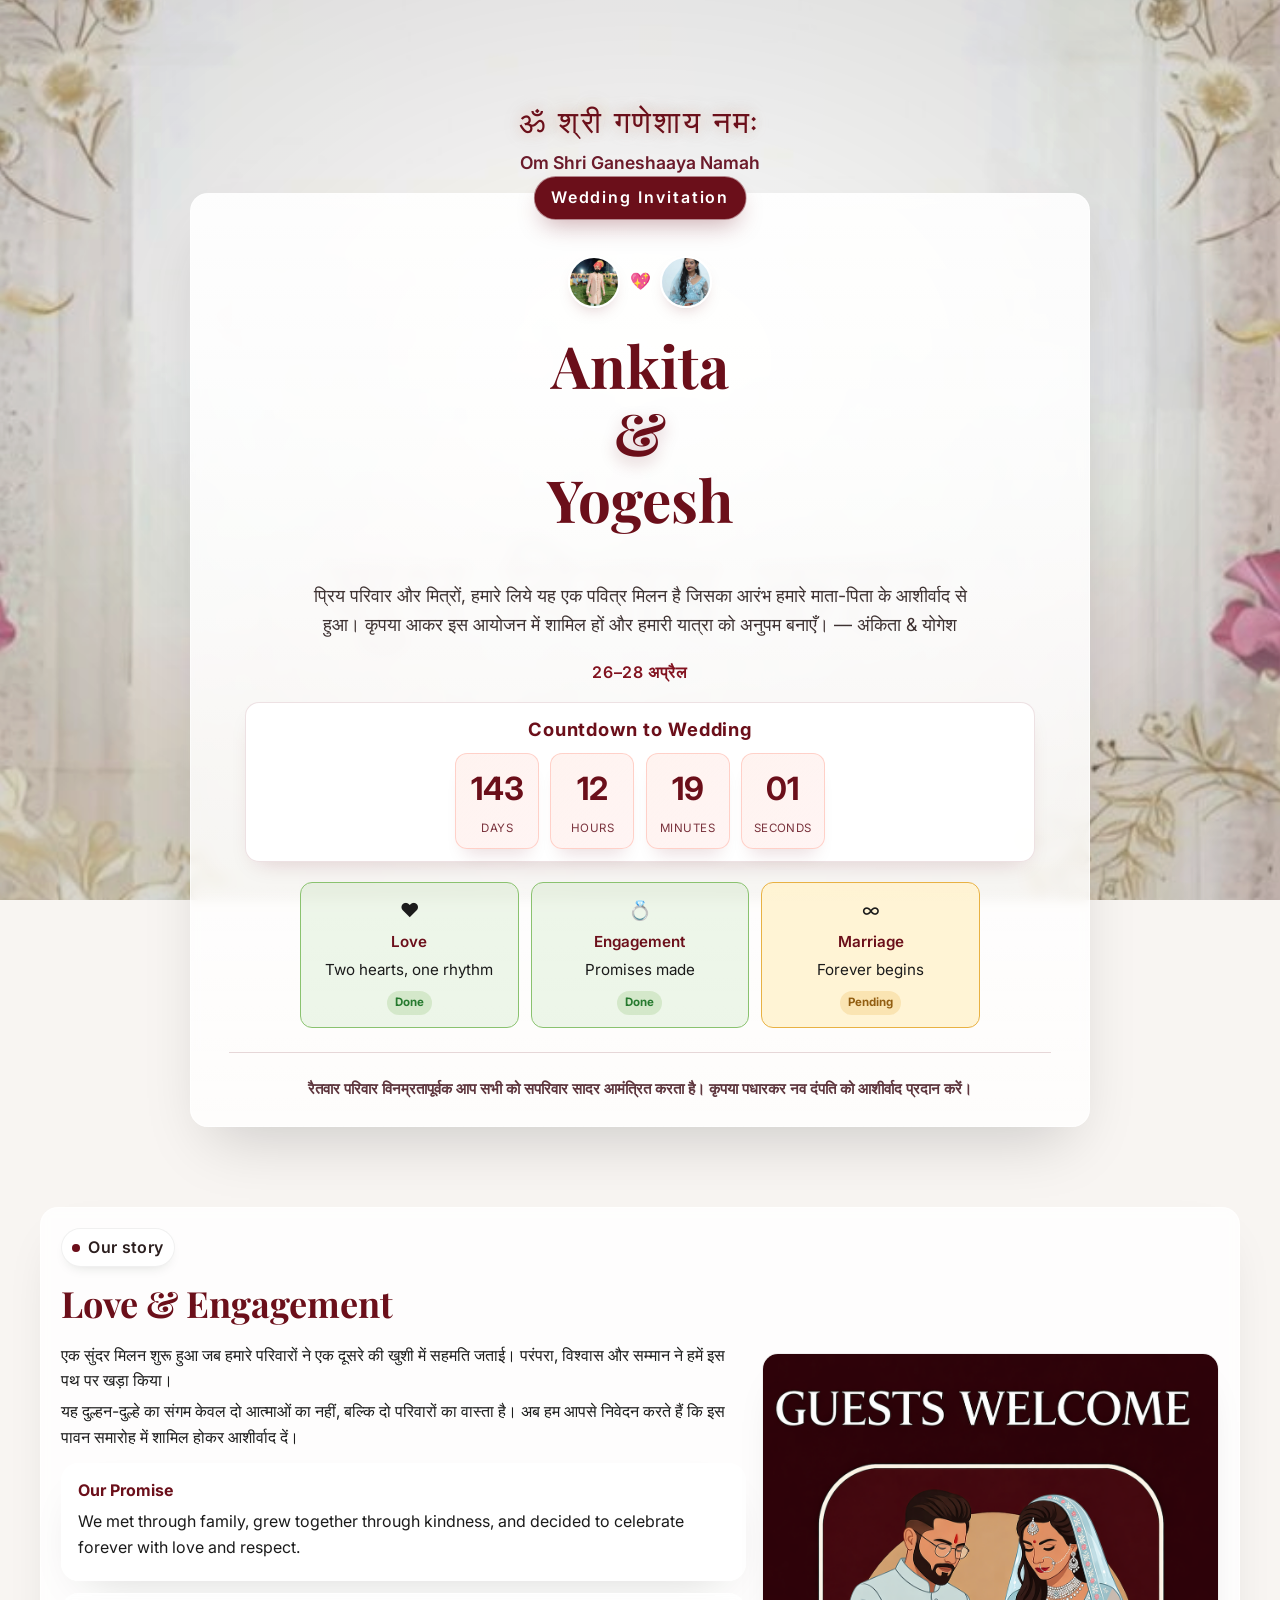
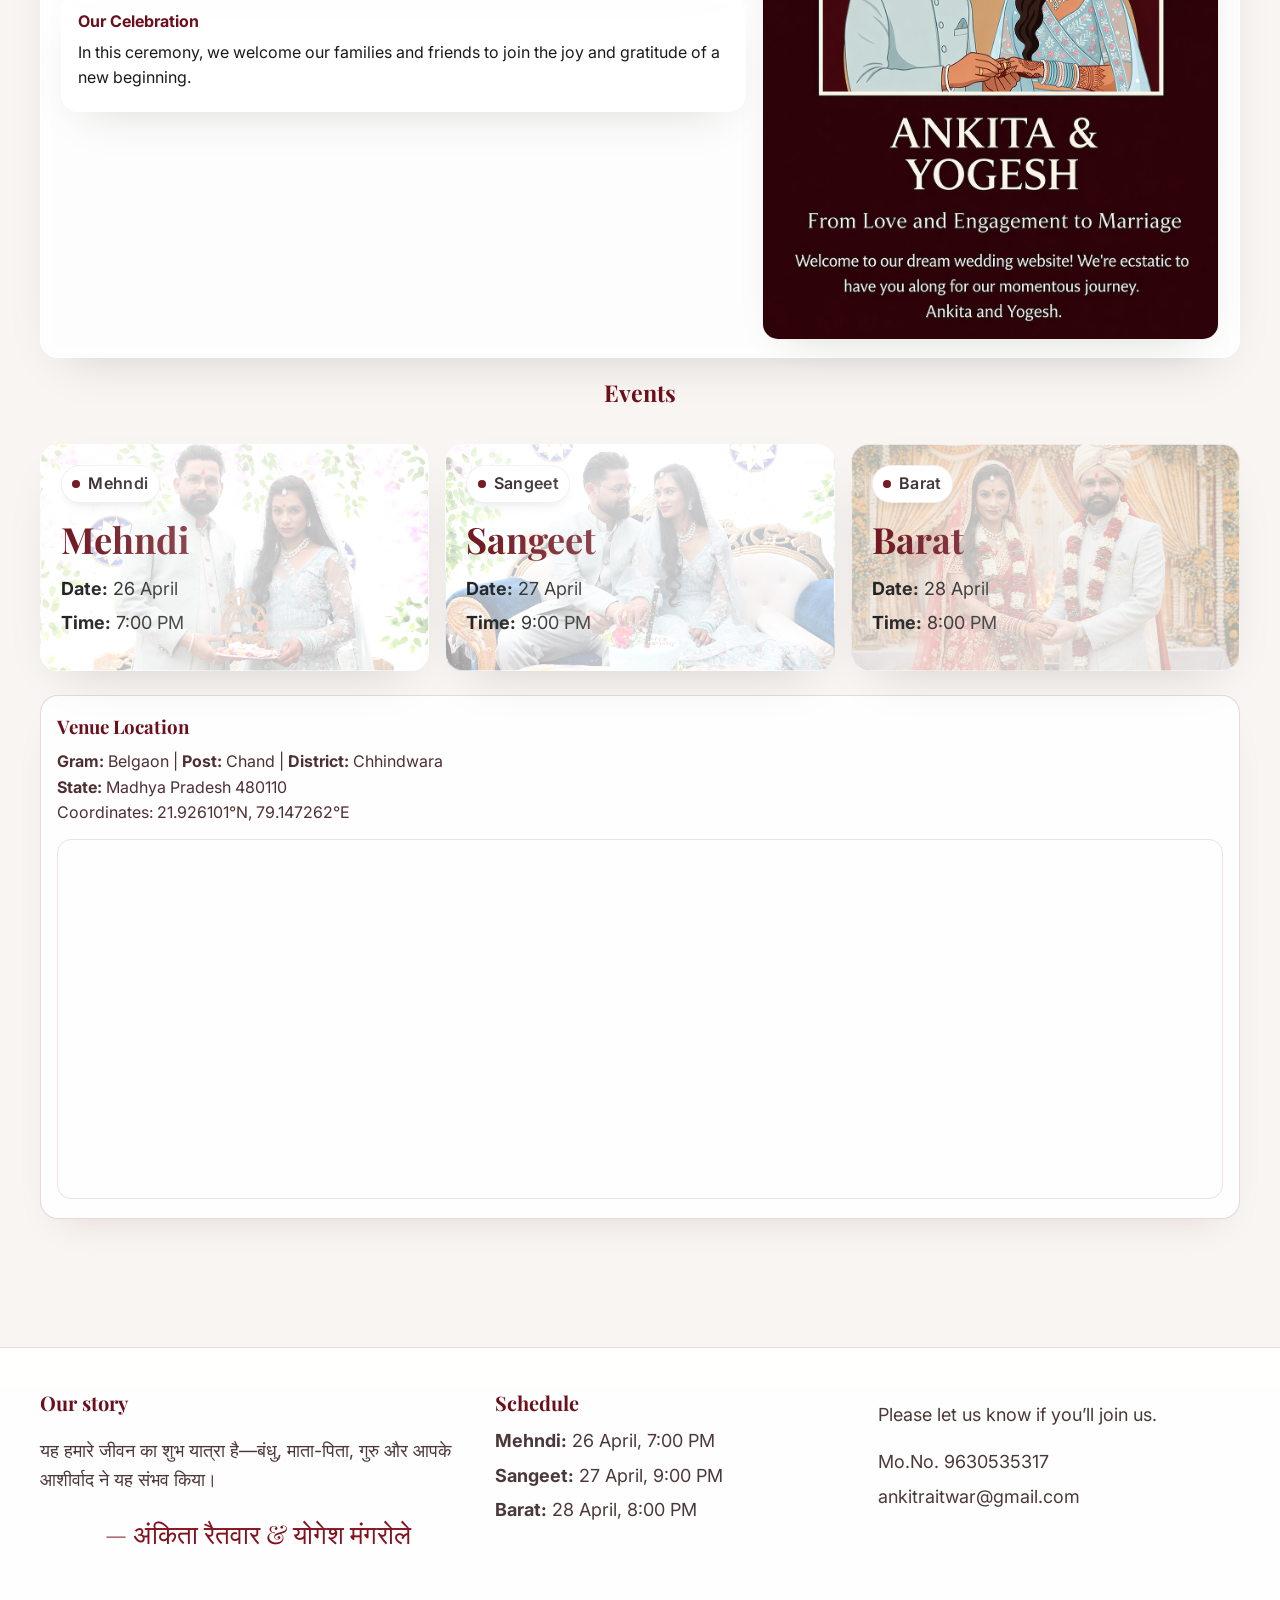
<file: index.html>
<!DOCTYPE html>
<html lang="en">
<head>
  <meta charset="UTF-8" />
  <meta name="viewport" content="width=device-width, initial-scale=1" />

  <title>Ankita & Yogesh — Wedding Invitation</title>
  <meta name="description" content="Join us for the wedding celebration of Ankita Raitwar & Yogesh Menhdole on 26-28 April. A beautiful arranged marriage in Belgaun, Chhindwara.">

  <!-- Open Graph -->
  <meta property="og:title" content="Ankita & Yogesh — Wedding Invitation">
  <meta property="og:description" content="Join us for our wedding celebration on 26-28 April 💍">
  <meta property="og:image" content="https://ankit7raitwar.github.io/Wedding-Invation/og_img.png?v=2">
  <meta property="twitter:image" content="https://ankit7raitwar.github.io/Wedding-Invation/og_img.png?v=2">
  <meta property="twitter:url" content="https://ankit7raitwar.github.io/Wedding-Invation/">
  <meta property="og:url" content="https://ankit7raitwar.github.io/Wedding-Invation/">
  <meta property="og:type" content="website">
  <meta property="og:site_name" content="Wedding Invitation">
  <!-- Optional (helps WhatsApp) -->
  <meta property="og:image:width" content="1200">
  <meta property="og:image:height" content="630">

  <link href="https://fonts.googleapis.com/css2?family=Playfair+Display:wght@500;700&family=Inter:wght@300;400;600&display=swap" rel="stylesheet">
  <link rel="icon" href="./Copilot_20250916_005908.png" type="image/png">
  <link rel="stylesheet" href="style.css">
</head>
<body>
  <div class="bg" aria-hidden="true">
    <div class="bg-image"></div>
  </div>
  <div class="vignette" aria-hidden="true"></div>

  <header class="hero" role="banner">
    <div class="big-welcome" aria-hidden="true">
      <h2>शुभ विवाह कहर</h2>
    </div>

    <div class="invocation" aria-hidden="true">
      <p class="invocation-line">ॐ श्री गणेशाय नमः</p>
      <p class="invocation-subtext">Om Shri Ganeshaaya Namah</p>
    </div>

    <div class="hero-card arranged" data-tilt>
      <div class="crest" aria-hidden="true">Wedding Invitation</div>

      <div class="hero-logos" aria-hidden="true">
        <img class="hero-logo" src="./yogesh.jpeg" alt="Bride and groom icon 1">
        <span class="logo-divider" aria-hidden="true">💖</span>
        <img class="hero-logo" src="./ankita.jpeg" alt="Bride and groom icon 2">
      </div>

      <h1 class="names">
        Ankita<br> <span class="amp">&amp;</span> <br> Yogesh 
      </h1>
      <br>

      <p class="welcome">
        प्रिय परिवार और मित्रों, हमारे लिये यह एक पवित्र मिलन है जिसका आरंभ हमारे माता-पिता के आशीर्वाद से हुआ। कृपया आकर इस आयोजन में शामिल हों और हमारी यात्रा को अनुपम बनाएँ। — अंकिता &amp; योगेश
      </p>

      <p class="date-line">26–28 अप्रैल</p>

      <div class="countdown-card" aria-label="Countdown to celebration">
        <div class="countdown-title">Countdown to Wedding</div>
        <div class="countdown-values">
          <div class="countdown-item"><span id="cd-days">00</span><small>Days</small></div>
          <div class="countdown-item"><span id="cd-hours">00</span><small>Hours</small></div>
          <div class="countdown-item"><span id="cd-minutes">00</span><small>Minutes</small></div>
          <div class="countdown-item countdown-seconds"><span id="cd-seconds">00</span><small>Seconds</small></div>
        </div>
      </div>

      <div class="timeline" aria-label="Journey from love to marriage">
        <div class="step done" data-tilt>
          <div class="emoji" aria-hidden="true">❤️</div>
          <div class="label">Love</div>
          <div>Two hearts, one rhythm</div>
          <div class="status">Done</div>
        </div>
        <div class="step done" data-tilt>
          <div class="emoji" aria-hidden="true">💍</div>
          <div class="label">Engagement</div>
          <div>Promises made</div>
          <div class="status">Done</div>
        </div>
        <div class="step pending" data-tilt>
          <div class="emoji" aria-hidden="true">∞</div>
          <div class="label">Marriage</div>
          <div>Forever begins</div>
          <div class="status">Pending</div>
        </div>
      </div>

      <div class="ai-blessing-cta">
        <div class="ai-blessing-content">
             <p style="margin-top: 0.5rem; color: #5e363e; font-weight: 600;">रैतवार परिवार विनम्रतापूर्वक आप सभी को सपरिवार सादर आमंत्रित करता है। कृपया पधारकर नव दंपति को आशीर्वाद प्रदान करें।</p>
          <!-- <button class="btn primary" onclick="openBlessing()">Receive AI Blessing</button> -->
        </div>
      </div>
    </div>
  </header>

  <main id="content" role="main">
    <!-- Love & Engagement Story -->
    <section class="grid" aria-labelledby="story-title">
      <article class="card" data-tilt>
        <span class="pill" aria-hidden="true"><span class="dot"></span> Our story</span>
        <h3 id="story-title">Love & Engagement</h3>

        <div class="story">
          <div>
            <p>
              एक सुंदर मिलन शुरू हुआ जब हमारे परिवारों ने एक दूसरे की खुशी में सहमति जताई। परंपरा, विश्वास और सम्मान ने हमें इस पथ पर खड़ा किया।
            </p>
            <p>
              यह दुल्हन-दुल्हे का संगम केवल दो आत्माओं का नहीं, बल्कि दो परिवारों का वास्ता है। अब हम आपसे निवेदन करते हैं कि इस पावन समारोह में शामिल होकर आशीर्वाद दें।
            </p>

            <div class="grid story-grid">
              <div class="card quote-card" data-tilt>
                <strong class="quote-strong">Our Promise</strong>
                <p class="quote-text">
                  We met through family, grew together through kindness, and decided to celebrate forever with love and respect.
                </p>
              </div>
              <div class="card quote-card" data-tilt>
                <strong class="quote-strong">Our Celebration</strong>
                <p class="quote-text">
                  In this ceremony, we welcome our families and friends to join the joy and gratitude of a new beginning.
                </p>
              </div>
            </div>
          </div>

          <!-- AI couple images gallery -->
          <div>
            <div class="gallery">
              <!-- Replace these with your AI-generated couple images -->
              <figure class="md" data-tilt>
                <img src="Copilot_20250916_005908.png" alt="Couple at sunset holding hands">
                <figcaption>Sunset, a quiet promise.</figcaption>
              </figure>
              <figure class="sm" data-tilt>
                <img src="./three.jpeg" alt="Elegant portrait of couple">
                <figcaption>Together, effortlessly.</figcaption>
              </figure>
              
            
          </div>
        </div>
      </article>
    </section>

    <!-- Event Sections (no venue addresses) -->
    <section class="grid events-section" id="events" aria-labelledby="events-title">
      <h3 class="events-headline" id="events-title">Events</h3>

      <!-- Nikah -->
       <section class="card third event-bg mehndi-bg" data-tilt aria-labelledby="nikah-title">
        <span class="pill" aria-hidden="true"><span class="dot"></span> Mehndi</span>
        <h3 id="nikah-title">Mehndi</h3>
        <div class="meta">
          <div><strong>Date:</strong> 26 April</div>
          <div><strong>Time:</strong> 7:00 PM</div>
        </div>
        <div class="cta">
          <!-- <button class="btn primary" onclick="scrollToTop()">View Details</button> -->
          <!-- <button class="btn ghost" onclick="addCalendar('Mehndi','2026-04-27T19:00:00')">Add to Calendar</button> -->
        </div>
      </section>


      <section class="card third event-bg sangeet-bg" aria-labelledby="mehendi-title">
        <span class="pill" aria-hidden="true"><span class="dot"></span>Sangeet</span>
        <h3 id="mehendi-title">Sangeet</h3>
        <div class="meta">
          <div><strong>Date:</strong> 27 April</div>
          <div><strong>Time:</strong> 9:00 PM</div>
        </div>
        <div class="cta">
          <!-- <button class="btn primary" onclick="scrollToTop()">View Details</button> -->
          <!-- <button class="btn ghost" onclick="addCalendar('Sangeet','2026-04-27T21:00:00')">Add to Calendar</button> -->
        </div>
      </section>



    

       

      <!-- Mehendi -->
      
      <!-- Barat -->
      <section class="card third event-bg barat-bg" aria-labelledby="barat-title">
        <span class="pill" aria-hidden="true"><span class="dot"></span> Barat</span>
        <h3 id="barat-title">Barat</h3>
        <div class="meta">
          <div><strong>Date:</strong> 28 April</div>
          <div><strong>Time:</strong> 8:00 PM</div>
        </div>
        <div class="cta">
          <!-- <button class="btn primary" onclick="scrollToTop()">View Details</button> -->
          <!-- <button class="btn ghost" onclick="addCalendar('Barat','2026-04-28T20:00:00')">Add to Calendar</button> -->
        </div>
      </section>
    </section>

    <section class="map-section" aria-labelledby="venue-title">
      <h3 id="venue-title">Venue Location</h3>
      <p>
        <strong>Gram:</strong> Belgaon | <strong>Post:</strong> Chand | <strong>District:</strong> Chhindwara
        <br><strong>State:</strong> Madhya Pradesh 480110
        <br>Coordinates: 21.926101°N, 79.147262°E
      </p>
      <div class="map-wrap" aria-hidden="true">
        <iframe
          src="https://www.google.com/maps/embed?pb=!1m14!1m8!1m3!1d14644.715092225143!2d79.147262!3d21.926101!3m2!1i1024!2i768!4f13.1!3m3!1m2!1s0x3bd4f7f7f7f7f7f7%3A0x0!2sBelgaun%2C%20Chhindwara%2C%20Madhya%20Pradesh!5e0!3m2!1sen!2sin!4v1711903226514"
          width="100%"
          height="350"
          style="border:0;"
          allowfullscreen=""
          loading="lazy"
          referrerpolicy="no-referrer-when-downgrade">
        </iframe>
      </div>
    </section>

  </main>

  <!-- Footer: 3 sections -->
  <footer role="contentinfo" aria-label="Closing sections">
    <div class="footer-grid">
      <div class="footer-col">
        <h4>Our story</h4>
        <p>
          यह हमारे जीवन का शुभ यात्रा है—बंधु, माता-पिता, गुरु और आपके आशीर्वाद ने यह संभव किया।
        </p>
        <div class="signature">— अंकिता रैतवार &amp; योगेश मंगरोले</div>
      </div>

      <div class="footer-col">
        <h4>Schedule</h4>
        <ul>
          
          <li><strong>Mehndi:</strong> 26 April, 7:00 PM</li>
          <li><strong>Sangeet:</strong> 27 April, 9:00 PM</li>
          <li><strong>Barat:</strong> 28 April, 8:00 PM</li>
        </ul>
      </div>

      <div class="footer-col">
       
        <p>Please let us know if you’ll join us.</p>
        <ul>
          
          <!-- <li><a href="https://my-portfolio-three-henna-14.vercel.app/" target="_blank" onclick="openRSVP()" style="color:rgb(201, 109, 109)">Ankit Raitwar Developer</a></li> -->
          <li>Mo.No. 9630535317</li>
          <li><a href="mailto:ankitraitwar@gmail.com">ankitraitwar@gmail.com</a></li>
        </ul>
      </div>
    </div>
  </footer>

  

  <script>
    // Gentle parallax on the 2D background image (creates a 3D feel)
    (function(){
      const bg = document.querySelector('.bg-image');
      let w = window.innerWidth, h = window.innerHeight;

      function onMove(e){
        const x = (e.clientX / w - 0.5) * 2; // -1 to 1
        const y = (e.clientY / h - 0.5) * 2;
        const tx = -x * 30;
        const ty = -y * 30;
        bg.style.transform = `translate3d(${tx}px, ${ty}px, 0) scale(1.03)`;
      }
      function onLeave(){ bg.style.transform = `translate3d(0,0,0)`; }

      window.addEventListener('mousemove', onMove);
      window.addEventListener('mouseleave', onLeave);
      window.addEventListener('resize', ()=>{ w = innerWidth; h = innerHeight; });
    })();

    // Subtle 3D tilt for cards and gallery images
    (function(){
      const tiltables = document.querySelectorAll('[data-tilt]');
      tiltables.forEach(el=>{
        let raf = null;
        function tilt(e){
          const b = el.getBoundingClientRect();
          const x = (e.clientX - b.left) / b.width;
          const y = (e.clientY - b.top) / b.height;
          const rx = (0.5 - y) * 8;
          const ry = (x - 0.5) * 10;
          const tz = 18;
          el.style.transform = `perspective(900px) translateZ(${tz}px) rotateX(${rx}deg) rotateY(${ry}deg)`;
        }
        function reset(){ el.style.transform = 'none'; }
        el.addEventListener('mousemove', e=>{
          if(raf) cancelAnimationFrame(raf);
          raf = requestAnimationFrame(()=>tilt(e));
        });
        el.addEventListener('mouseleave', ()=>{
          if(raf) cancelAnimationFrame(raf);
          reset();
        });
      });
    })();

    // Scroll helper
    function scrollToTop(){
      window.scrollTo({ top: 0, behavior: 'smooth' });
    }

    // Lightweight "Add to Calendar" via downloadable ICS (no venue included)
    function addCalendar(title, isoStart){
      console.log("my vlaue is",title);
      
      const start = new Date(isoStart);
      const end = new Date(start.getTime() + 2 * 60 * 60 * 1000);
      function toICS(dt){
        const pad = n => String(n).padStart(2,'0');
        return dt.getUTCFullYear()
          + pad(dt.getUTCMonth()+1)
          + pad(dt.getUTCDate())
          + 'T'
          + pad(dt.getUTCHours())
          + pad(dt.getUTCMinutes())
          + '00Z';
      }
      const ics =
`BEGIN:VCALENDAR
VERSION:2.0
PRODID:-//Ankita&Yogesh//Wedding//EN
BEGIN:VEVENT
UID:${Date.now()}@ankita-yogesh
DTSTAMP:${toICS(new Date())}
DTSTART:${toICS(start)}
DTEND:${toICS(end)}
SUMMARY:${title} — Ankita & Yogesh
DESCRIPTION:With love, Ankita Raitwar & Yogesh Mangrole
END:VEVENT
END:VCALENDAR`.replace(/\n/g, '\r\n');

      const blob = new Blob([ics], {type: 'text/calendar'});
      const url = URL.createObjectURL(blob);
      const a = document.createElement('a');
      a.href = url;
      a.download = `${title.replace(/\s+/g,'_')}_Ankita_Yogesh.ics`;
      document.body.appendChild(a);
      a.click();
      a.remove();
      URL.revokeObjectURL(url);
    }

    // RSVP modal logic
    // const dlg = document.getElementById('rsvpDialog');
    // function openRSVP(){
    //   if(typeof dlg.showModal === 'function'){ dlg.showModal(); }
    //   else alert('Please email your RSVP to rsvp@example.com');
    // }

    // function submitRSVP(e){
    //   e.preventDefault();
    //   // You can hook this to your backend later
    //   alert('Thank you! Your RSVP has been received.');
    //   dlg.close();
    // }

   
    // Countdown timer animation for the hero section
    (function(){
      const dayEl = document.getElementById('cd-days');
      const hourEl = document.getElementById('cd-hours');
      const minEl = document.getElementById('cd-minutes');
      const secEl = document.getElementById('cd-seconds');

      function targetWeddingDate(){
        const now = new Date();
        let date = new Date(now.getFullYear(), 3, 27, 17, 0, 0);
        if(date <= now){ date.setFullYear(date.getFullYear() + 1); }
        return date;
      }

      const weddingDate = targetWeddingDate();

      function updateCountdown(){
        const now = new Date();
        let diff = Math.max(0, weddingDate - now);
        const days = Math.floor(diff / (1000*60*60*24));
        diff -= days * 1000*60*60*24;
        const hours = Math.floor(diff / (1000*60*60));
        diff -= hours * 1000*60*60;
        const minutes = Math.floor(diff / (1000*60));
        diff -= minutes * 1000*60;
        const seconds = Math.floor(diff / 1000);

        const map = [
          [dayEl, days],
          [hourEl, hours],
          [minEl, minutes],
          [secEl, seconds]
        ];

        map.forEach(([el, val])=>{
          if(!el) return;
          const text = String(val).padStart(2, '0');
          if(el.textContent !== text){
            el.textContent = text;
            const parent = el.closest('.countdown-item');
            if(parent){
              parent.classList.remove('pulse');
              void parent.offsetWidth;
              parent.classList.add('pulse');
            }
          }
        });

        if(weddingDate - now <= 0){
          clearInterval(timer);
          document.querySelector('.countdown-title').textContent = 'Wedding is today!';
        }
      }

      updateCountdown();
      const timer = setInterval(updateCountdown, 1000);
    })();

    // Advanced event card mouse tracking for radial glow effect
    (function(){
      const eventCards = document.querySelectorAll('.event-bg');
      
      eventCards.forEach(card => {
        card.addEventListener('mousemove', (e) => {
          const rect = card.getBoundingClientRect();
          const x = e.clientX - rect.left;
          const y = e.clientY - rect.top;
          const xPercent = (x / rect.width) * 100;
          const yPercent = (y / rect.height) * 100;
          
          card.style.setProperty('--mouse-x', xPercent + '%');
          card.style.setProperty('--mouse-y', yPercent + '%');
        });
        
        card.addEventListener('mouseleave', () => {
          card.style.setProperty('--mouse-x', '50%');
          card.style.setProperty('--mouse-y', '50%');
        });
      });
    })();

  </script>
</body>
</html>
</file>
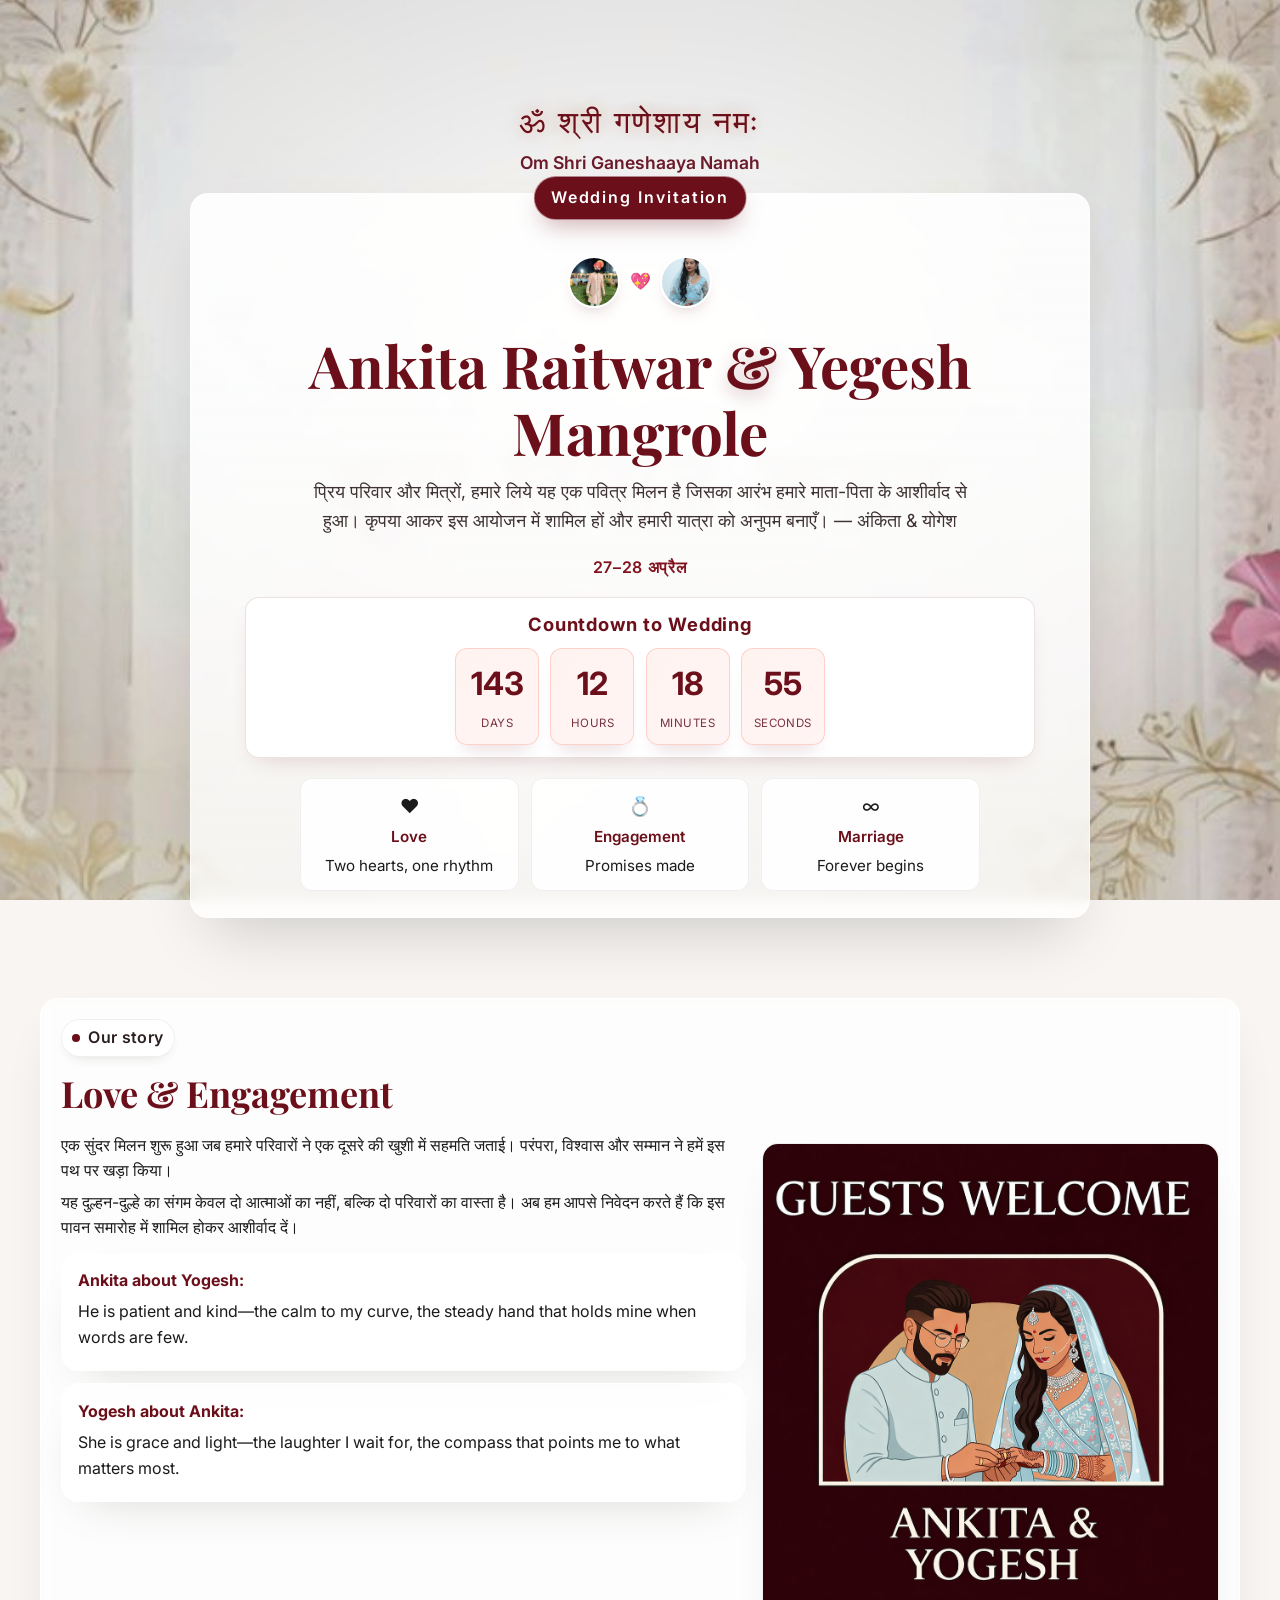
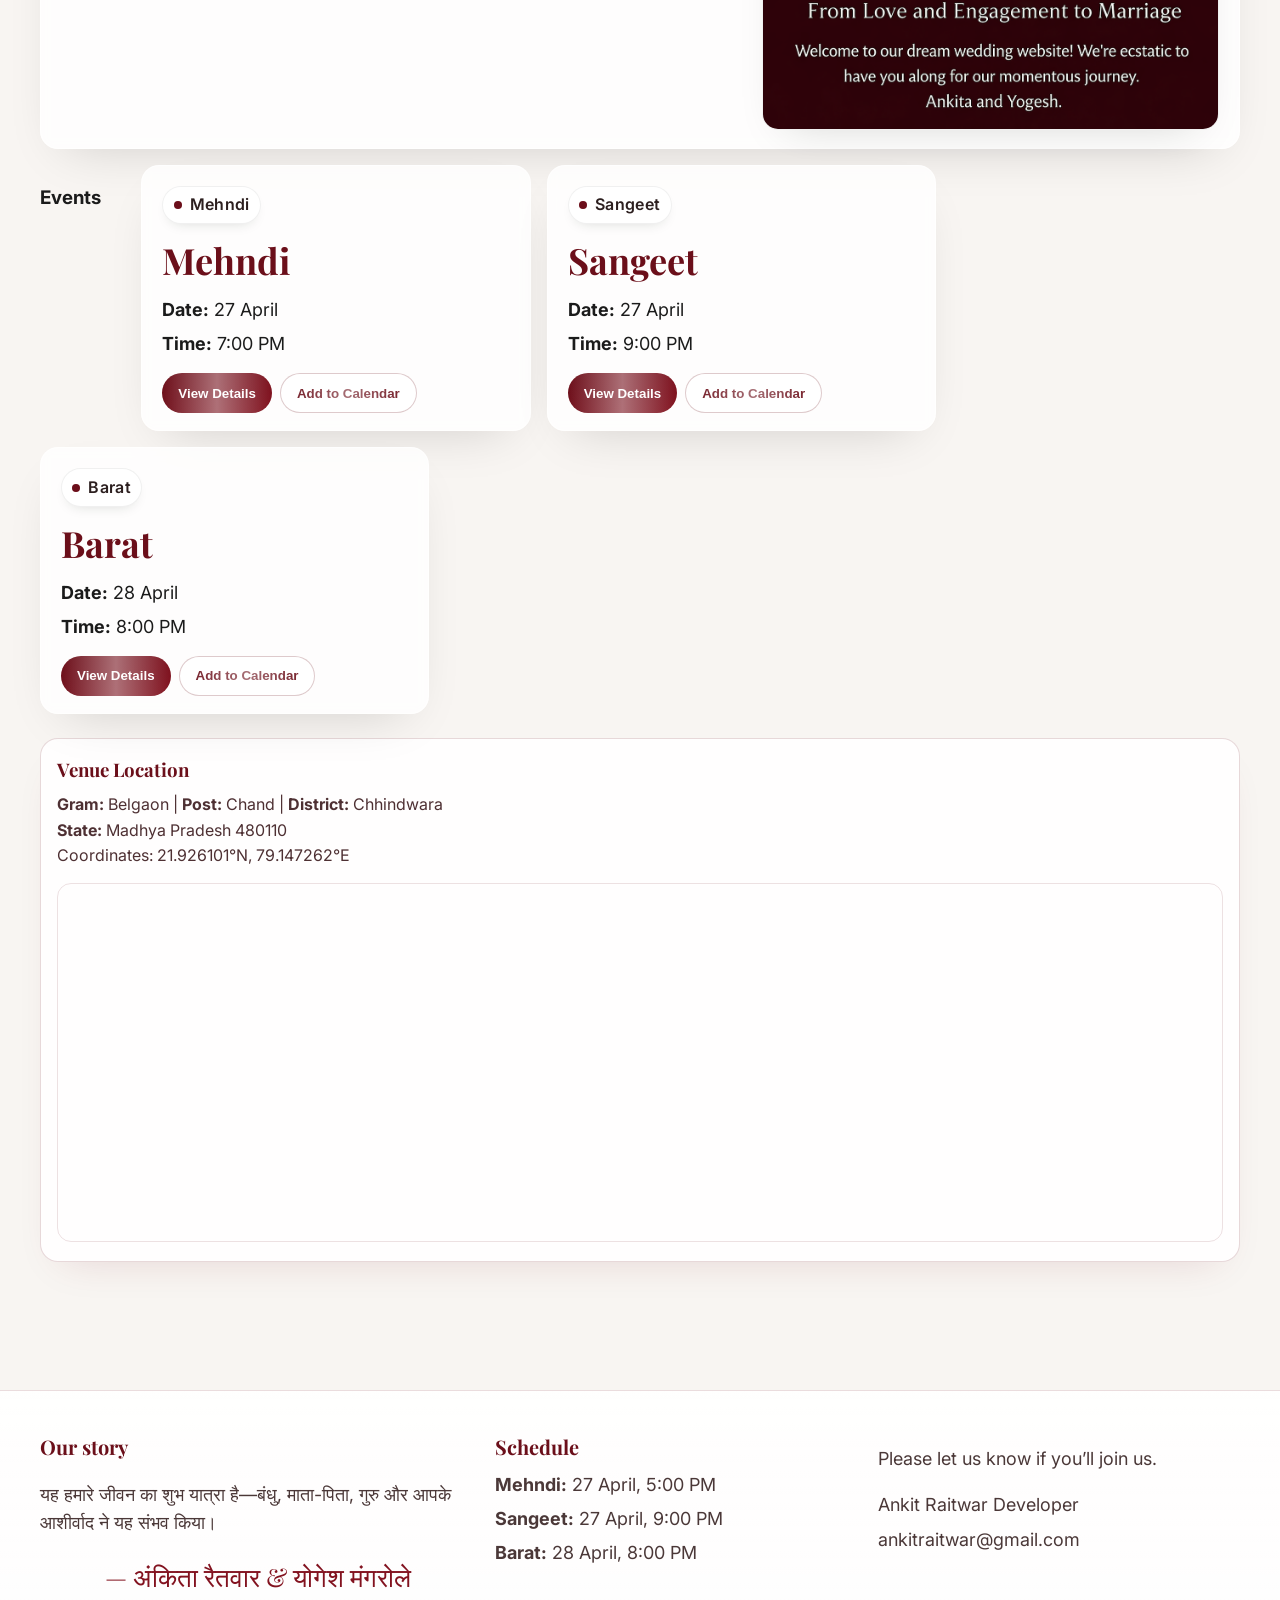
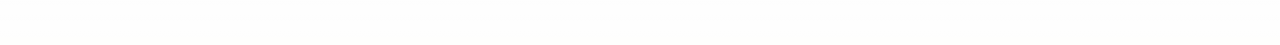
<file: index copy.html>
<!DOCTYPE html>
<html lang="en">
<head>
  <meta charset="UTF-8" />
  <meta name="viewport" content="width=device-width, initial-scale=1" />
  <title>Ankita & Yogesh — Wedding Invitation</title>

  <!-- Premium serif + clean sans -->
  <link href="https://fonts.googleapis.com/css2?family=Playfair+Display:wght@500;700&family=Inter:wght@300;400;600&display=swap" rel="stylesheet">
  <link rel="stylesheet" href="style.css">
</head>
<body>
  <div class="bg" aria-hidden="true">
    <div class="bg-image"></div>
  </div>
  <div class="vignette" aria-hidden="true"></div>

  <header class="hero" role="banner">
    <div class="big-welcome" aria-hidden="true">
      <h2>शुभ विवाह कहर</h2>
    </div>

    <div class="invocation" aria-hidden="true">
      <p class="invocation-line">ॐ श्री गणेशाय नमः</p>
      <p class="invocation-subtext">Om Shri Ganeshaaya Namah</p>
    </div>

    <div class="hero-card arranged" data-tilt>
      <div class="crest" aria-hidden="true">Wedding Invitation</div>

      <div class="hero-logos" aria-hidden="true">
        <img class="hero-logo" src="./yogesh.jpeg" alt="Bride and groom icon 1">
        <span class="logo-divider" aria-hidden="true">💖</span>
        <img class="hero-logo" src="./ankita.jpeg" alt="Bride and groom icon 2">
      </div>

      <h1 class="names">
        Ankita Raitwar <span class="amp">&amp;</span> Yegesh Mangrole
      </h1>

      <p class="welcome">
        प्रिय परिवार और मित्रों, हमारे लिये यह एक पवित्र मिलन है जिसका आरंभ हमारे माता-पिता के आशीर्वाद से हुआ। कृपया आकर इस आयोजन में शामिल हों और हमारी यात्रा को अनुपम बनाएँ। — अंकिता &amp; योगेश
      </p>

      <p class="date-line">27–28 अप्रैल</p>

      <div class="countdown-card" aria-label="Countdown to celebration">
        <div class="countdown-title">Countdown to Wedding</div>
        <div class="countdown-values">
          <div class="countdown-item"><span id="cd-days">00</span><small>Days</small></div>
          <div class="countdown-item"><span id="cd-hours">00</span><small>Hours</small></div>
          <div class="countdown-item"><span id="cd-minutes">00</span><small>Minutes</small></div>
          <div class="countdown-item"><span id="cd-seconds">00</span><small>Seconds</small></div>
        </div>
      </div>

      <div class="timeline" aria-label="Journey from love to marriage">
        <div class="step" data-tilt>
          <div class="emoji" aria-hidden="true">❤️</div>
          <div class="label">Love</div>
          <div>Two hearts, one rhythm</div>
        </div>
        <div class="step" data-tilt>
          <div class="emoji" aria-hidden="true">💍</div>
          <div class="label">Engagement</div>
          <div>Promises made</div>
        </div>
        <div class="step" data-tilt>
          <div class="emoji" aria-hidden="true">∞</div>
          <div class="label">Marriage</div>
          <div>Forever begins</div>
        </div>
      </div>
    </div>
  </header>

  <main id="content" role="main">
    <!-- Love & Engagement Story -->
    <section class="grid" aria-labelledby="story-title">
      <article class="card" data-tilt>
        <span class="pill" aria-hidden="true"><span class="dot"></span> Our story</span>
        <h3 id="story-title">Love & Engagement</h3>

        <div class="story">
          <div>
            <p>
              एक सुंदर मिलन शुरू हुआ जब हमारे परिवारों ने एक दूसरे की खुशी में सहमति जताई। परंपरा, विश्वास और सम्मान ने हमें इस पथ पर खड़ा किया।
            </p>
            <p>
              यह दुल्हन-दुल्हे का संगम केवल दो आत्माओं का नहीं, बल्कि दो परिवारों का वास्ता है। अब हम आपसे निवेदन करते हैं कि इस पावन समारोह में शामिल होकर आशीर्वाद दें।
            </p>

            <div class="grid story-grid">
              <div class="card quote-card" data-tilt>
                <strong class="quote-strong">Ankita about Yogesh:</strong>
                <p class="quote-text">
                  He is patient and kind—the calm to my curve, the steady hand that holds mine when words are few.
                </p>
              </div>
              <div class="card quote-card" data-tilt>
                <strong class="quote-strong">Yogesh about Ankita:</strong>
                <p class="quote-text">
                  She is grace and light—the laughter I wait for, the compass that points me to what matters most.
                </p>
              </div>
            </div>
          </div>

          <!-- AI couple images gallery -->
          <div>
            <div class="gallery">
              <!-- Replace these with your AI-generated couple images -->
              <figure class="md" data-tilt>
                <img src="Copilot_20250916_005908.png" alt="Couple at sunset holding hands">
                <figcaption>Sunset, a quiet promise.</figcaption>
              </figure>
              <figure class="sm" data-tilt>
                <img src="Copilot_20250916_005644.png" alt="Elegant portrait of couple">
                <figcaption>Together, effortlessly.</figcaption>
              </figure>
              
            
          </div>
        </div>
      </article>
    </section>

    <!-- Event Sections (no venue addresses) -->
    <section class="grid events-section" id="events" aria-labelledby="events-title">
      <h3 class="sr-only" id="events-title">Events</h3>

      <!-- Nikah -->
      <section class="card third" data-tilt aria-labelledby="nikah-title">
        <span class="pill" aria-hidden="true"><span class="dot"></span> Mehndi</span>
        <h3 id="nikah-title">Mehndi</h3>
        <div class="meta">
          <div><strong>Date:</strong> 27 April</div>
          <div><strong>Time:</strong> 7:00 PM</div>
        </div>
        <div class="cta">
          <button class="btn primary" onclick="scrollToTop()">View Details</button>
          <button class="btn ghost" onclick="addCalendar('Nikah','2025-11-25T17:00:00')">Add to Calendar</button>
        </div>
      </section>

      <!-- Mehendi -->
      <section class="card third" data-tilt aria-labelledby="mehendi-title">
        <span class="pill" aria-hidden="true"><span class="dot"></span>Sangeet</span>
        <h3 id="mehendi-title">Sangeet</h3>
        <div class="meta">
          <div><strong>Date:</strong> 27 April</div>
          <div><strong>Time:</strong> 9:00 PM</div>
        </div>
        <div class="cta">
          <button class="btn primary" onclick="scrollToTop()">View Details</button>
          <button class="btn ghost" onclick="addCalendar('Mehendi','2025-11-25T20:00:00')">Add to Calendar</button>
        </div>
      </section>

      <!-- Barat -->
      <section class="card third" data-tilt aria-labelledby="barat-title">
        <span class="pill" aria-hidden="true"><span class="dot"></span> Barat</span>
        <h3 id="barat-title">Barat</h3>
        <div class="meta">
          <div><strong>Date:</strong> 28 April</div>
          <div><strong>Time:</strong> 8:00 PM</div>
        </div>
        <div class="cta">
          <button class="btn primary" onclick="scrollToTop()">View Details</button>
          <button class="btn ghost" onclick="addCalendar('Barat','2025-11-26T20:00:00')">Add to Calendar</button>
        </div>
      </section>
    </section>

    <section class="map-section" aria-labelledby="venue-title">
      <h3 id="venue-title">Venue Location</h3>
      <p>
        <strong>Gram:</strong> Belgaon | <strong>Post:</strong> Chand | <strong>District:</strong> Chhindwara
        <br><strong>State:</strong> Madhya Pradesh 480110
        <br>Coordinates: 21.926101°N, 79.147262°E
      </p>
      <div class="map-wrap" aria-hidden="true">
        <iframe
          src="https://www.google.com/maps/embed?pb=!1m14!1m8!1m3!1d14644.715092225143!2d79.147262!3d21.926101!3m2!1i1024!2i768!4f13.1!3m3!1m2!1s0x3bd4f7f7f7f7f7f7%3A0x0!2sBelgaun%2C%20Chhindwara%2C%20Madhya%20Pradesh!5e0!3m2!1sen!2sin!4v1711903226514"
          width="100%"
          height="350"
          style="border:0;"
          allowfullscreen=""
          loading="lazy"
          referrerpolicy="no-referrer-when-downgrade">
        </iframe>
      </div>
    </section>

  </main>

  <!-- Footer: 3 sections -->
  <footer role="contentinfo" aria-label="Closing sections">
    <div class="footer-grid">
      <div class="footer-col">
        <h4>Our story</h4>
        <p>
          यह हमारे जीवन का शुभ यात्रा है—बंधु, माता-पिता, गुरु और आपके आशीर्वाद ने यह संभव किया।
        </p>
        <div class="signature">— अंकिता रैतवार &amp; योगेश मंगरोले</div>
      </div>

      <div class="footer-col">
        <h4>Schedule</h4>
        <ul>
          <li><strong>Mehndi:</strong> 27 April, 5:00 PM</li>
          <li><strong>Sangeet:</strong> 27 April, 9:00 PM</li>
          <li><strong>Barat:</strong> 28 April, 8:00 PM</li>
        </ul>
      </div>

      <div class="footer-col">
       
        <p>Please let us know if you’ll join us.</p>
        <ul>
          <li><a href="https://my-portfolio-three-henna-14.vercel.app/" target="_blank" onclick="openRSVP()">Ankit Raitwar Developer</a></li>
          <li><a href="mailto:ankitraitwar@gmail.com">ankitraitwar@gmail.com</a></li>
        </ul>
      </div>
    </div>
  </footer>

  <!-- Lightweight RSVP modal -->
  <dialog id="rsvpDialog" class="rsvp-dialog">
    <form method="dialog" class="rsvp-form">
      <div class="rsvp-header">
        <strong>RSVP</strong>
      </div>
      <div class="rsvp-body">
        <label>
          <span class="rsvp-label">Full name</span>
          <input required name="name" class="rsvp-input">
        </label>
        <label>
          <span class="rsvp-label">Guests</span>
          <input type="number" min="1" max="10" value="1" name="guests" class="rsvp-input">
        </label>
        <label>
          <span class="rsvp-label">Event</span>
          <select name="event" class="rsvp-input">
            <option>Nikah — 12 Nov, 5:00 PM</option>
            <option>Mehendi — 12 Nov, 7:00 PM</option>
            <option>Barat — 13 Nov, 8:00 PM</option>
          </select>
        </label>
        <label>
          <span class="rsvp-label">Message (optional)</span>
          <textarea rows="3" name="msg" class="rsvp-input"></textarea>
        </label>
      </div>
      <div class="rsvp-footer">
        <button value="cancel" class="btn ghost">Close</button>
        <button value="default" class="btn primary" onclick="submitRSVP(event)">Send RSVP</button>
      </div>
    </form>
  </dialog>

  <script>
    // Gentle parallax on the 2D background image (creates a 3D feel)
    (function(){
      const bg = document.querySelector('.bg-image');
      let w = window.innerWidth, h = window.innerHeight;

      function onMove(e){
        const x = (e.clientX / w - 0.5) * 2; // -1 to 1
        const y = (e.clientY / h - 0.5) * 2;
        const tx = -x * 30;
        const ty = -y * 30;
        bg.style.transform = `translate3d(${tx}px, ${ty}px, 0) scale(1.03)`;
      }
      function onLeave(){ bg.style.transform = `translate3d(0,0,0)`; }

      window.addEventListener('mousemove', onMove);
      window.addEventListener('mouseleave', onLeave);
      window.addEventListener('resize', ()=>{ w = innerWidth; h = innerHeight; });
    })();

    // Subtle 3D tilt for cards and gallery images
    (function(){
      const tiltables = document.querySelectorAll('[data-tilt]');
      tiltables.forEach(el=>{
        let raf = null;
        function tilt(e){
          const b = el.getBoundingClientRect();
          const x = (e.clientX - b.left) / b.width;
          const y = (e.clientY - b.top) / b.height;
          const rx = (0.5 - y) * 8;
          const ry = (x - 0.5) * 10;
          const tz = 18;
          el.style.transform = `perspective(900px) translateZ(${tz}px) rotateX(${rx}deg) rotateY(${ry}deg)`;
        }
        function reset(){ el.style.transform = 'none'; }
        el.addEventListener('mousemove', e=>{
          if(raf) cancelAnimationFrame(raf);
          raf = requestAnimationFrame(()=>tilt(e));
        });
        el.addEventListener('mouseleave', ()=>{
          if(raf) cancelAnimationFrame(raf);
          reset();
        });
      });
    })();

    // Scroll helper
    function scrollToTop(){
      window.scrollTo({ top: 0, behavior: 'smooth' });
    }

    // Lightweight "Add to Calendar" via downloadable ICS (no venue included)
    function addCalendar(title, isoStart){
      const start = new Date(isoStart);
      const end = new Date(start.getTime() + 2 * 60 * 60 * 1000);
      function toICS(dt){
        const pad = n => String(n).padStart(2,'0');
        return dt.getUTCFullYear()
          + pad(dt.getUTCMonth()+1)
          + pad(dt.getUTCDate())
          + 'T'
          + pad(dt.getUTCHours())
          + pad(dt.getUTCMinutes())
          + '00Z';
      }
      const ics =
`BEGIN:VCALENDAR
VERSION:2.0
PRODID:-//Sobia&Irfan//Wedding//EN
BEGIN:VEVENT
UID:${Date.now()}@sobia-irfan
DTSTAMP:${toICS(new Date())}
DTSTART:${toICS(start)}
DTEND:${toICS(end)}
SUMMARY:${title} — Sobia & Irfan
DESCRIPTION:With love, Ankita Raitwar & Yegesh Menhdole
END:VEVENT
END:VCALENDAR`.replace(/\n/g, '\r\n');

      const blob = new Blob([ics], {type: 'text/calendar'});
      const url = URL.createObjectURL(blob);
      const a = document.createElement('a');
      a.href = url;
      a.download = `${title.replace(/\s+/g,'_')}_Sobia_Irfan.ics`;
      document.body.appendChild(a);
      a.click();
      a.remove();
      URL.revokeObjectURL(url);
    }

    // RSVP modal logic
    // const dlg = document.getElementById('rsvpDialog');
    // function openRSVP(){
    //   if(typeof dlg.showModal === 'function'){ dlg.showModal(); }
    //   else alert('Please email your RSVP to rsvp@example.com');
    // }

    // function submitRSVP(e){
    //   e.preventDefault();
    //   // You can hook this to your backend later
    //   alert('Thank you! Your RSVP has been received.');
    //   dlg.close();
    // }

    // Countdown timer animation for the hero section
    (function(){
      const dayEl = document.getElementById('cd-days');
      const hourEl = document.getElementById('cd-hours');
      const minEl = document.getElementById('cd-minutes');
      const secEl = document.getElementById('cd-seconds');

      function targetWeddingDate(){
        const now = new Date();
        let date = new Date(now.getFullYear(), 3, 27, 17, 0, 0);
        if(date <= now){ date.setFullYear(date.getFullYear() + 1); }
        return date;
      }

      const weddingDate = targetWeddingDate();

      function updateCountdown(){
        const now = new Date();
        let diff = Math.max(0, weddingDate - now);
        const days = Math.floor(diff / (1000*60*60*24));
        diff -= days * 1000*60*60*24;
        const hours = Math.floor(diff / (1000*60*60));
        diff -= hours * 1000*60*60;
        const minutes = Math.floor(diff / (1000*60));
        diff -= minutes * 1000*60;
        const seconds = Math.floor(diff / 1000);

        const map = [
          [dayEl, days],
          [hourEl, hours],
          [minEl, minutes],
          [secEl, seconds]
        ];

        map.forEach(([el, val])=>{
          if(!el) return;
          const text = String(val).padStart(2, '0');
          if(el.textContent !== text){
            el.textContent = text;
            const parent = el.closest('.countdown-item');
            if(parent){
              parent.classList.remove('pulse');
              void parent.offsetWidth;
              parent.classList.add('pulse');
            }
          }
        });

        if(weddingDate - now <= 0){
          clearInterval(timer);
          document.querySelector('.countdown-title').textContent = 'Wedding is today!';
        }
      }

      updateCountdown();
      const timer = setInterval(updateCountdown, 1000);
    })();

  </script>
</body>
</html>
</file>
<file: style.css>
/* Wedding Invitation Styles */
:root{
  /* Premium mahroon / white */
  --mahroon: #6b0f1a;
  --mahroon-deep: #4e0b13;
  --mahroon-velvet: #82121f;
  --white: #ffffff;
  --ivory: #f8f5f2;
  --ink: #1b1b1b;

  /* Accents and subtle luxe */
  --accent: #e8d6cf; /* warm ivory-pink for lines */
  --shadow: rgba(0,0,0,.18);

  /* Sizing scale */
  --maxw: 1200px;
  --radius: 18px;
  --card-bg: rgba(255,255,255,0.82);
  --blur: saturate(120%) blur(6px);

  /* 3D/animation */
  --transition-fast: 200ms cubic-bezier(.2,.8,.2,1);
  --transition-slow: 600ms cubic-bezier(.2,.8,.2,1);

  /* Typography */
  --h1: clamp(2.4rem, 2.2rem + 1.8vw, 4.2rem);
  --h2: clamp(1.6rem, 1.3rem + 1.2vw, 2.4rem);
  --h3: clamp(1.25rem, 1.05rem + .8vw, 1.6rem);
  --body: clamp(1rem, .95rem + .4vw, 1.125rem);
  --small: .95rem;
}

* { box-sizing: border-box; }
html, body { height: 100%; }
body{
  margin: 0;
  color: var(--ink);
  font-family: Inter, system-ui, -apple-system, Segoe UI, Roboto, Arial, sans-serif;
  line-height: 1.6;
  background: var(--ivory);
  overflow-x: hidden;
}

/* Background image layer with gentle parallax (2D photo, 3D feel) */
.bg{
  position: fixed;
  inset: 0;
  overflow: hidden;
  z-index: -2;
  perspective: 1000px;
  background: radial-gradient(1200px 800px at 20% 10%, rgba(255,255,255,.55), transparent 60%),
              radial-gradient(1000px 700px at 80% 90%, rgba(255,255,255,.35), transparent 55%),
              var(--ivory);
}
.bg-image{
  /* https://images.unsplash.com/photo-1519741497674-611481863552?q=80&w=1920&auto=format&fit=crop */
  position: absolute;
  inset: -5vh -5vw;
  background-image: url('/bg.jpeg'); /* Replace with your photo */
  background-size: cover;
  background-position: center;
  filter: contrast(1.02) saturate(1.05);
  transform: translate3d(0,0,0);
  transition: transform var(--transition-slow);
  will-change: transform;
  opacity: 0.85;
}

/* Subtle vignette for luxury depth */
.vignette{
  position: fixed;
  inset: 0;
  pointer-events: none;
  background: radial-gradient(60% 60% at 50% 40%, transparent, rgba(0,0,0,.15));
  z-index: -1;
}

/* BIG background heading behind hero card */
.big-welcome{
  position: absolute;
  inset: 0;
  display: grid;
  place-items: center;
  pointer-events: none;
  z-index: 0;
  mix-blend-mode: multiply;
}
.big-welcome h2{
  margin: 0;
  font-family: "Playfair Display", serif;
  font-weight: 700;
  letter-spacing: .08em;
  text-transform: uppercase;
  color: rgba(107,15,26,.08);
  font-size: clamp(3rem, 8vw, 10rem);
  text-align: center;
  line-height: 0.95;
}

.invocation{
  margin: 0 auto 1rem;
  text-align: center;
  animation: float 6s ease-in-out infinite;
}
.invocation-line{
  margin: 0;
  font-family: "Playfair Display", serif;
  font-size: clamp(1.3rem, 2.4vw, 2rem);
  color: var(--mahroon);
  letter-spacing: .08em;
  text-shadow: 0 0 12px rgba(255,223,203,.7), 0 0 20px rgba(107,15,26,.3);
  animation: glow 2.8s ease-in-out infinite;
}
.invocation-subtext{
  margin: .25rem 0 0;
  font-size: clamp(.85rem, 1.6vw, 1.1rem);
  color: #6b1a2a;
  font-weight: 600;
}

@keyframes glow {
  0%,100% { text-shadow: 0 0 10px rgba(255,223,203,.6), 0 0 22px rgba(107,15,26,.25); }
  50% { text-shadow: 0 0 18px rgba(255,223,203,.95), 0 0 30px rgba(107,15,26,.45); }
}

header.hero{
  position: relative;
  min-height: 88vh;
  display: grid;
  place-items: center;
  text-align: center;
  padding: 6rem 1.25rem 3rem;
}

.hero-card{
  position: relative;
  z-index: 1;
  background: linear-gradient(180deg, rgba(255,255,255,.9), rgba(255,255,255,.78));
  -webkit-backdrop-filter: var(--blur);
  backdrop-filter: var(--blur);
  border-radius: var(--radius);
  border: 1px solid rgba(255,255,255,.6);
  box-shadow: 0 30px 60px -20px var(--shadow);
  max-width: 900px;
  width: min(92vw, 900px);
  padding: clamp(1.25rem, 2vw, 2rem) clamp(1.25rem, 3vw, 2.75rem);
  transform-style: preserve-3d;
  transition: transform var(--transition-fast), box-shadow var(--transition-fast);
  animation: glowLift 4.2s ease-in-out infinite;
}

@keyframes glowLift {
  0%,100% { box-shadow: 0 30px 60px -20px var(--shadow); transform: translateY(0); }
  50% { box-shadow: 0 38px 75px -25px rgba(107,15,26,.38); transform: translateY(-2px); }
}

.crest{
  position: absolute;
  top: -18px;
  left: 50%;
  transform: translateX(-50%);
  background: var(--mahroon);
  color: var(--white);
  padding: .5rem 1rem;
  border-radius: 999px;
  letter-spacing: .12em;
  font-weight: 600;
  box-shadow: 0 12px 24px -8px rgba(107,15,26,.35);
  border: 1px solid rgba(255,255,255,.5);
}

.hero-logos{
  margin: 0 auto .7rem;
  display: flex;
  justify-content: center;
  align-items: center;
  gap: .6rem;
  margin-top: 2.25rem;
}
.hero-logo{
  width: 52px;
  height: 52px;
  object-fit: cover;
  border-radius: 50%;
  border: 2px solid rgba(255,255,255,.92);
  box-shadow: 0 8px 18px -10px rgba(107,15,26,.35);
  animation: float 3.2s ease-in-out infinite;
}
.logo-divider{
  font-size: 1.05rem;
  color: var(--mahroon-deep);
  animation: pulse 1.6s infinite;
}

@keyframes float {
  0%, 100% { transform: translateY(0); }
  50% { transform: translateY(-3px); }
}

.names{
  font-family: "Playfair Display", serif;
  color: var(--mahroon);
  font-weight: 700;
  font-size: var(--h1);
  line-height: 1.15;
  margin: 1.5rem 0 .75rem;
}
.amp{
  display: inline-block;
  transform: translateZ(30px);
  text-shadow: 0 6px 16px rgba(107,15,26,.25);
}

.welcome{
  font-size: var(--body);
  margin: .75rem auto 1.25rem;
  max-width: 62ch;
  color: #3e3232;
}

.date-line{
  font-weight: 600;
  color: var(--mahroon-velvet);
  letter-spacing: .04em;
  margin-top: .25rem;
}

.countdown-card{
  margin: .9rem auto 1rem;
  padding: .75rem 1rem;
  border-radius: 14px;
  border: 1px solid rgba(107,15,26,.12);
  background: rgba(255,255,255,.95);
  box-shadow: 0 10px 25px -12px rgba(107,15,26,.22);
  max-width: 790px;
}
.countdown-title{
  font-weight: 700;
  color: var(--mahroon);
  margin-bottom: .55rem;
  letter-spacing: .05em;
  font-size: clamp(0.9rem, 2vw, 1.15rem);
}
.countdown-values{
  display: flex;
  justify-content: center;
  gap: .7rem;
  flex-wrap: wrap;
}
.countdown-item{
  width: 84px;
  border-radius: 12px;
  padding: .55rem .6rem;
  background: linear-gradient(130deg, rgba(255,242,238,.9), rgba(255,241,240,.75));
  border: 1px solid rgba(255,156,139,.4);
  text-align: center;
  box-shadow: 0 14px 18px -10px rgba(107,15,26,.15);
  transition: transform var(--transition-fast);
}
.countdown-item span{
  display: block;
  color: var(--mahroon);
  font-size: clamp(1.2rem, 2.8vw, 2rem);
  font-weight: 700;
}
.countdown-item small{
  color: #7a333d;
  letter-spacing: .04em;
  font-size: .72rem;
  text-transform: uppercase;
}
.countdown-item.pulse{
  animation: pulse 1s ease-out;
}
@keyframes pulse{
  0% { transform: scale(1); }
  50% { transform: scale(1.07); }
  100% { transform: scale(1); }
}

/* Mobile: hide seconds to reduce clutter */
@media (max-width: 768px) {
  .countdown-item.countdown-seconds {
    display: none;
  }
}

.timeline{
  display: grid;
  grid-template-columns: repeat(3, 1fr);
  gap: .75rem;
  margin: 1.25rem auto 0;
  max-width: 680px;
}
.step{
  background: rgba(255,255,255,.9);
  border: 1px solid rgba(0,0,0,.06);
  border-radius: 12px;
  padding: .75rem .9rem;
  display: grid;
  justify-items: center;
  gap: .25rem;
  font-size: var(--small);
}
.step.done{
  border-color: #8ac26f;
  background: rgba(138,194,111,.14);
}
.step.pending{
  border-color: #e8b143;
  background: rgba(255,243,209,.9);
  /* animation: pendingPulse 1.3s ease-in-out infinite; */
}
.step .emoji{ font-size: 1.2rem; }
.step .label{ font-weight: 600; color: var(--mahroon); }
.step .status{
  margin-top: .25rem;
  border-radius: 999px;
  font-size: .72rem;
  font-weight: 700;
  padding: .18rem .5rem;
  color: #4a3f2a;
}
.step.done .status{ background: rgba(138,194,111,.26); color: #277a2f; }
.step.pending .status{ background: rgba(232,177,67,.24); color: #925e11; }

@keyframes pendingPulse{
  /* 0%,100%{ transform: translateY(0); box-shadow: 0 0 0 0 rgba(232,177,67,0.35); } */
  /* 50%{ transform: translateY(-2px); box-shadow: 0 0 0 8px rgba(232,177,67,0); } */
}

main{
  padding: 2rem 1rem 4rem;
}
.grid{
  display: grid;
  gap: 1.25rem;
  grid-template-columns: repeat(12, 1fr);
  max-width: var(--maxw);
  margin: 0 auto;
}
.card{
  grid-column: span 12;
  background: var(--card-bg);
  -webkit-backdrop-filter: var(--blur);
  backdrop-filter: var(--blur);
  border: 1px solid rgba(255,255,255,.6);
  border-radius: var(--radius);
  padding: 1.25rem 1.25rem 1.1rem;
  box-shadow: 0 20px 50px -25px var(--shadow);
  transform-style: preserve-3d;
  transition: transform var(--transition-fast), box-shadow var(--transition-fast);
  position: relative;
  animation: cardSlideIn 0.6s cubic-bezier(0.34, 1.56, 0.64, 1) forwards;
}
@keyframes cardSlideIn {
  from {
    opacity: 0;
    transform: translateY(30px);
  }
  to {
    opacity: 1;
    transform: translateY(0);
  }
}
@media (min-width: 820px){
  .card.third{ grid-column: span 4; }
}

.card h3{
  font-family: "Playfair Display", serif;
  color: var(--mahroon);
  font-size: var(--h2);
  margin: .5rem 0 .25rem;
  animation: textGlow 2s ease-in-out infinite;
}
.card .pill{
  animation: pillFloat 3s ease-in-out infinite;
}
@keyframes textGlow {
  0%, 100% { text-shadow: 0 0 0 rgba(107,15,26,0); }
  50% { text-shadow: 0 0 8px rgba(107,15,26,.3); }
}
@keyframes pillFloat {
  0%, 100% { transform: translateY(0); }
  50% { transform: translateY(-2px); }
}
.event-bg{
  background: linear-gradient(180deg, rgba(255,255,255,.7), rgba(255,255,255,.6)), url('bg.jpeg') center/cover;
  animation: bgMove 10s ease-in-out infinite;
  transition: transform 0.3s ease, box-shadow 0.3s ease, filter 0.3s ease;
  position: relative;
  overflow: hidden;
}
.event-bg::before{
  content: '';
  position: absolute;
  inset: 0;
  background: linear-gradient(90deg, transparent, rgba(255,255,255,.3), transparent);
  animation: shimmer 3s infinite;
  pointer-events: none;
}
.event-bg::after{
  content: '';
  position: absolute;
  inset: 0;
  background: radial-gradient(circle at var(--mouse-x, 50%) var(--mouse-y, 50%), rgba(255,255,255,.2) 0%, transparent 50%);
  opacity: 0;
  transition: opacity 0.3s ease;
}
.event-bg:hover{
  animation: bgMoveHover 5s ease-in-out infinite;
  transform: scale(1.02);
  box-shadow: 0 25px 60px -20px rgba(0,0,0,0.3), inset 0 0 20px rgba(255,255,255,.2);
  filter: brightness(1.05) saturate(1.1);
}
.event-bg:hover::after{
  opacity: 1;
}
@keyframes bgMove {
  0%, 100% { background-position: center; }
  50% { background-position: center 20%; }
}
@keyframes bgMoveHover {
  0%, 100% { background-position: center; }
  25% { background-position: 20% 10%; }
  50% { background-position: center 20%; }
  75% { background-position: 80% 10%; }
}
@keyframes shimmer {
  0% { transform: translateX(-100%); }
  100% { transform: translateX(100%); }
}
.mehndi-bg{
  background: linear-gradient(135deg, rgba(255,255,255,.7), rgba(255,255,255,.6)), url('./one.jpeg') center/cover;
  animation: bgMove 10s ease-in-out infinite, gradientShift 6s ease infinite;
}
.sangeet-bg{
  background: linear-gradient(225deg, rgba(255,255,255,.7), rgba(255,255,255,.6)), url('./two.jpeg') center/cover;
  animation: bgMove 10s ease-in-out infinite, gradientShift 7s ease infinite;
}
.barat-bg{
  background: linear-gradient(45deg, rgba(255,255,255,.7), rgba(255,255,255,.6)), url('./final.png') center/cover;
  animation: bgMove 10s ease-in-out infinite, gradientShift 8s ease infinite;
}
@keyframes gradientShift {
  0%, 100% { filter: hue-rotate(0deg); }
  50% { filter: hue-rotate(2deg); }
}
.meta{
  display: grid;
  gap: .35rem;
  margin-top: .35rem;
  font-size: var(--body);
}
.pill{
  display: inline-flex;
  align-items: center;
  gap: .5rem;
  padding: .35rem .65rem;
  border-radius: 999px;
  background: #fff;
  border: 1px solid rgba(0,0,0,.06);
  box-shadow: 0 6px 14px -8px var(--shadow);
  color: #2c1f1f;
  font-weight: 600;
  letter-spacing: .02em;
  width: max-content;
}
.pill .dot{
  width: .5rem; height: .5rem; border-radius: 50%;
  background: var(--mahroon);
  box-shadow: 0 0 0 3px rgba(107,15,26,.12) inset;
}

.cta{
  margin-top: .9rem;
  display: flex; gap: .5rem; flex-wrap: wrap;
}
.btn{
  appearance: none;
  border: none;
  border-radius: 999px;
  padding: .7rem 1rem;
  font-weight: 600;
  cursor: pointer;
  transition: all 0.3s cubic-bezier(0.34, 1.56, 0.64, 1);
  position: relative;
  overflow: hidden;
  pointer-events: auto;
}
.btn::before{
  content: '';
  position: absolute;
  inset: 0;
  background: linear-gradient(90deg, transparent, rgba(255,255,255,.4), transparent);
  animation: buttonShine 3s infinite;
}
@keyframes buttonShine {
  0% { transform: translateX(-100%); }
  100% { transform: translateX(100%); }
}
.btn.primary{
  background: linear-gradient(135deg, var(--mahroon), var(--mahroon-velvet));
  color: var(--white);
}
.btn.ghost{
  background: #fff;
  color: var(--mahroon);
  border: 1px solid rgba(107,15,26,.22);
}
.btn:active{ transform: translateY(1px); }

/* Love & Engagement */
.story{
  display: grid;
  grid-template-columns: 1fr;
  gap: 1rem;
}
@media (min-width: 980px){
  .story{ grid-template-columns: 1.2fr .8fr; align-items: start; }
}
.story p{ margin: .35rem 0; }

.gallery{
  display: grid;
  grid-template-columns: repeat(12, 1fr);
  gap: .75rem;
  margin-top: 1rem;
}
.gallery figure{
  grid-column: span 12;
  border-radius: 16px;
  overflow: hidden;
  margin: 0;
  background: #fff;
  border: 1px solid rgba(0,0,0,.06);
  box-shadow: 0 18px 42px -24px var(--shadow);
  transform-style: preserve-3d;
  transition: transform var(--transition-fast), box-shadow var(--transition-fast), filter var(--transition-fast);
}
@media (min-width: 720px){
  .gallery figure.sm{ grid-column: span 4; }
  .gallery figure.md{ grid-column: span 8; }
}
.gallery img{
  width: 100%; height: 100%; display: block; object-fit: cover;
  filter: saturate(1.05);
}
.gallery figcaption{
  padding: .5rem .75rem;
  font-size: .9rem;
  color: #5a4545;
  background: linear-gradient(0deg, rgba(255,255,255,.92), rgba(255,255,255,.86));
}

/* Footer: 3 columns */
footer{
  background: linear-gradient(0deg, rgba(255,255,255,.86), rgba(255,255,255,.92));
  border-top: 1px solid rgba(107,15,26,.14);
  margin-top: 2rem;
  padding: 2.2rem 1rem 3rem;
}
.footer-grid{
  max-width: var(--maxw);
  margin: 0 auto;
  display: grid;
  grid-template-columns: 1fr;
  gap: 1.25rem;
}
@media (min-width: 900px){
  .footer-grid{ grid-template-columns: 1.2fr 1fr 1fr; }
}
.footer-col h4{
  font-family: "Playfair Display", serif;
  color: var(--mahroon);
  margin: .25rem 0 .5rem;
  font-size: 1.25rem;
}
.footer-col p, .footer-col li, .footer-col a{
  font-size: var(--body);
  color: #4b3838;
  text-decoration: none;
}
.footer-col ul{ list-style: none; padding: 0; margin: 0; display: grid; gap: .35rem; }
.signature{
  font-family: "Playfair Display", serif;
  color: var(--mahroon-velvet);
  font-size: clamp(1.1rem, .9rem + .9vw, 1.6rem);
  margin-top: .35rem;
  text-align: center;
}

/* Hover/tilt affordances */
.card:hover, .hero-card:hover, .gallery figure:hover{
  box-shadow: 0 30px 70px -30px rgba(107,15,26,.35);
}

.ai-blessing-cta{
  margin-top: 1.25rem;
  border-top: 1px solid rgba(107,15,26,.16);
  padding-top: 1rem;
}
.ai-blessing-content{
  display: grid;
  gap: .45rem;
  text-align: center;
}
.ai-blessing-content h3{
  margin: 0;
  color: var(--mahroon);
  font-family: "Playfair Display", serif;
  font-size: clamp(1rem, 1.4vw, 1.25rem);
}
.ai-blessing-content p{
  margin: 0;
  color: #5e363e;
  font-size: .94rem;
}

/* Reduced motion */
@media (prefers-reduced-motion: reduce){
  .bg-image, .hero-card, .card, .gallery figure { transition: none !important; }
}

/* Advanced AI Animations */
@keyframes sparkle {
  0%, 100% { opacity: 0; transform: scale(0); }
  50% { opacity: 1; transform: scale(1); }
}

@keyframes softGlow {
  0%, 100% { box-shadow: 0 0 20px rgba(107,15,26,.2); }
  50% { box-shadow: 0 0 40px rgba(107,15,26,.4); }
}

@keyframes floatSoft {
  0%, 100% { transform: translateY(0px); }
  50% { transform: translateY(-3px); }
}

@keyframes fadeInScale {
  from {
    opacity: 0;
    transform: scale(0.95);
  }
  to {
    opacity: 1;
    transform: scale(1);
  }
}

@keyframes textReveal {
  from {
    opacity: 0;
    background-position: -1000px center;
  }
  to {
    opacity: 1;
    background-position: 0 center;
  }
}

/* Apply soft glow to cards */
.card:nth-child(1) {
  animation: cardSlideIn 0.6s cubic-bezier(0.34, 1.56, 0.64, 1) forwards, softGlow 4s ease-in-out 0.8s infinite;
}
.card:nth-child(2) {
  animation: cardSlideIn 0.6s cubic-bezier(0.34, 1.56, 0.64, 1) 0.1s forwards, softGlow 4s ease-in-out 1s infinite;
}
.card:nth-child(3) {
  animation: cardSlideIn 0.6s cubic-bezier(0.34, 1.56, 0.64, 1) 0.2s forwards, softGlow 4s ease-in-out 1.2s infinite;
}

/* Gallery animation */
.gallery figure {
  animation: fadeInScale 0.7s cubic-bezier(0.34, 1.56, 0.64, 1) forwards;
  opacity: 1;
}

.gallery figure:nth-child(1) {
  animation-delay: 0.3s;
}

.gallery figure:nth-child(2) {
  animation-delay: 0.5s;
}

.gallery figure:hover {
  animation: floatSoft 3s ease-in-out infinite, softGlow 2s ease-in-out infinite;
}

/* On desktop/laptop hide second gallery image; keep all visible on mobile */
@media (min-width: 981px) {
  .gallery figure:nth-child(2) {
    display: none;
  }
  .gallery figure:nth-child(1) {
    grid-column: span 12;
  }
}
@media (max-width: 980px) {
  .gallery figure:nth-child(2) {
    display: block;
  }
}

/* Hero card enhanced glow */
.hero-card {
  box-shadow: 0 30px 60px -20px var(--shadow), 0 0 0 0 rgba(107,15,26,0.1);
  animation: glowLift 4.2s ease-in-out infinite, borderGlow 4s ease-in-out infinite;
}

@keyframes borderGlow {
  0%, 100% { border-color: rgba(255,255,255,.6); }
  50% { border-color: rgba(255,255,255,.9); }
}

/* Step timeline animation */
.step {
  animation: cardSlideIn 0.6s cubic-bezier(0.34, 1.56, 0.64, 1) forwards;
  opacity: 0;
}

.step:nth-child(1) {
  animation-delay: 0.6s;
}

.step:nth-child(2) {
  animation-delay: 0.8s;
}

.step:nth-child(3) {
  animation-delay: 1s;
}

/* Countdown item pulse */
.countdown-item {
  animation: countdownFloat 2s ease-in-out infinite;
}

@keyframes countdownFloat {
  0%, 100% { transform: translateY(0); }
  50% { transform: translateY(-2px); }
}

.countdown-item:hover {
  animation: countdownFloat 2s ease-in-out infinite, softGlow 2s ease-in-out infinite;
  transform: scale(1.05);
}

/* Inline styles moved to CSS classes */
.story-grid {
  gap: .75rem;
  margin-top: .75rem;
}

.quote-card {
  padding: .9rem 1rem;
}

.quote-strong {
  color: var(--mahroon);
}

.quote-text {
  margin: .35rem 0 0;
}

.events-section {
  margin-top: 1rem;
  display: grid;
  grid-template-columns: repeat(12, 1fr);
  gap: 1rem;
  align-items: start;
}

.events-section .events-headline {
  grid-column: 1 / -1;
  text-align: center;
  margin-bottom: 1rem;
}

.events-section .card.third {
  grid-column: span 12;
}

@media (min-width: 820px) {
  .events-section .card.third {
    grid-column: span 4;
  }
}

.map-section {
  margin: 1.5rem auto 2rem;
  max-width: var(--maxw);
  background: rgba(255,255,255,.9);
  border: 1px solid rgba(107,15,26,.16);
  border-radius: var(--radius);
  padding: 1rem 1rem 1.2rem;
  box-shadow: 0 18px 40px -22px rgba(107,15,26,.15);
}
.map-section h3{
  margin: 0 0 .45rem;
  color: var(--mahroon);
  font-family: "Playfair Display", serif;
}

.events-headline{
  margin: 0 0 1rem;
  color: var(--mahroon);
  font-family: "Playfair Display", serif;
  font-size: clamp(1.1rem, 2.5vw, 1.45rem);
  text-align: center;
  opacity: 0;
  animation: fadeInUp 0.8s ease forwards;
}

@keyframes fadeInUp {
  from { transform: translateY(10px); opacity: 0; }
  to { transform: translateY(0); opacity: 1; }
}

@media (max-width: 768px) {
  .events-headline {
    font-size: 1.2rem;
    letter-spacing: .02em;
    text-align: center;
  }
}
.map-section p{
  margin: 0 0 .85rem;
  color: #4e3033;
}
.map-wrap{
  border: 1px solid rgba(107,15,26,.12);
  border-radius: 14px;
  overflow: hidden;
}

.rswp-dialog {
  border: none;
  border-radius: 16px;
  padding: 0;
  max-width: 520px;
  width: 92vw;
}

.rsvp-form {
  background: #fff;
  border: 1px solid rgba(0,0,0,.06);
  border-radius: 16px;
  overflow: hidden;
}

.rsvp-header {
  padding: 1rem 1.2rem;
  background: linear-gradient(135deg, #6b0f1a, #82121f);
  color: #fff;
}

.rsvp-body {
  padding: 1rem 1.2rem;
  display: grid;
  gap: .6rem;
}

.rsvp-label {
  display: block;
  font-size: .95rem;
  color: #4b3838;
}

.rsvp-input {
  width: 100%;
  padding: .65rem .75rem;
  border-radius: 10px;
  border: 1px solid #e6dada;
}

.rsvp-footer {
  display: flex;
  gap: .5rem;
  justify-content: flex-end;
  padding: .8rem 1.2rem;
  background: #faf7f5;
}

.blessing-dialog {
  border: none;
  border-radius: 20px;
  padding: 0;
  max-width: 600px;
  width: 92vw;
  background: rgba(255,255,255,.95);
  backdrop-filter: blur(10px);
  box-shadow: 0 20px 60px rgba(107,15,26,.3);
}

.blessing-content {
  padding: 2rem;
  text-align: center;
}

.blessing-header h2 {
  margin: 0 0 1rem;
  color: var(--mahroon);
  font-family: "Playfair Display", serif;
  font-size: 1.8rem;
}

.blessing-text {
  font-size: 1.1rem;
  line-height: 1.6;
  color: #4e3033;
  margin-bottom: 2rem;
}

.ai-particles {
  position: relative;
  height: 100px;
  overflow: hidden;
}

.particle {
  position: absolute;
  width: 8px;
  height: 8px;
  background: var(--mahroon);
  border-radius: 50%;
  animation: aiFloat 4s ease-in-out infinite;
}

.particle:nth-child(1) { left: 10%; animation-delay: 0s; }
.particle:nth-child(2) { left: 30%; animation-delay: 1s; }
.particle:nth-child(3) { left: 50%; animation-delay: 2s; }
.particle:nth-child(4) { left: 70%; animation-delay: 3s; }
.particle:nth-child(5) { left: 90%; animation-delay: 4s; }

@keyframes aiFloat {
  0%, 100% { transform: translateY(0) scale(1); opacity: 0.7; }
  50% { transform: translateY(-20px) scale(1.2); opacity: 1; }
}

.ai-blessing-cta {
  margin-top: 1.5rem;
  text-align: center;
}
</file>
